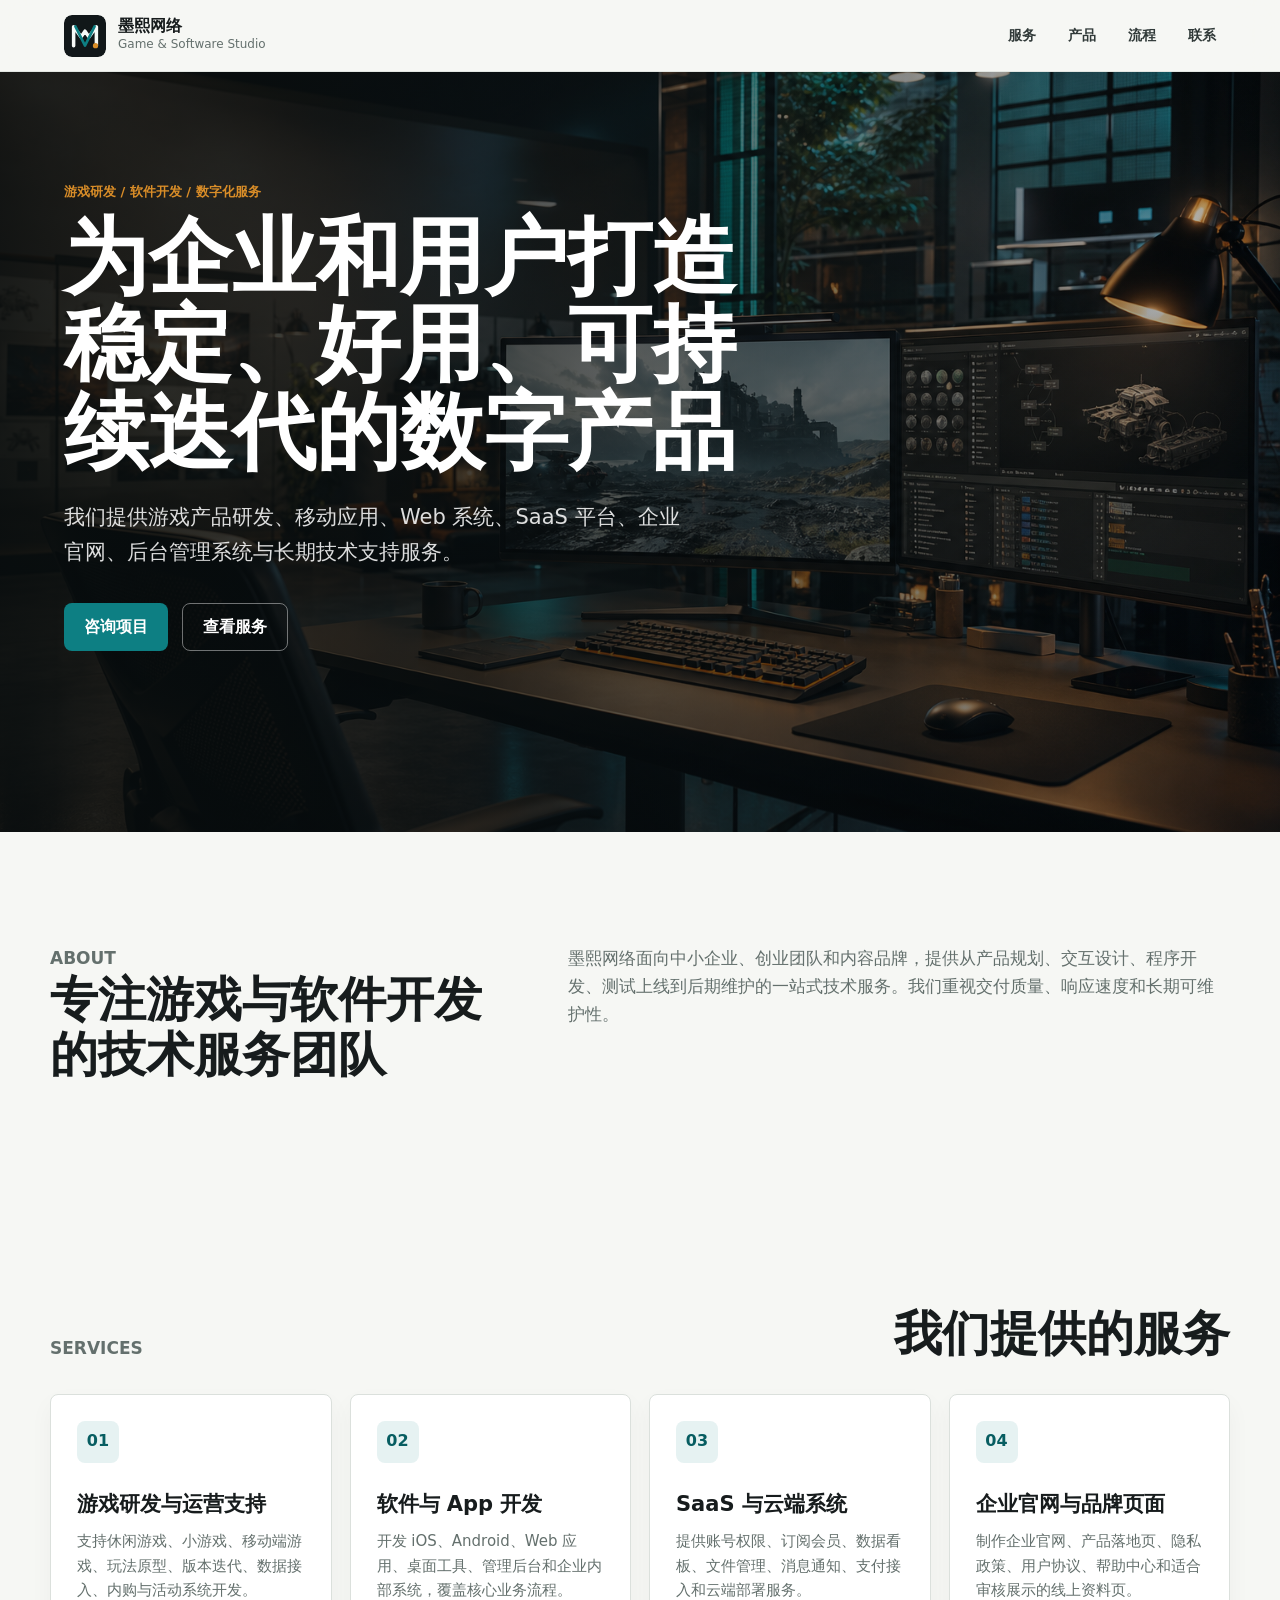
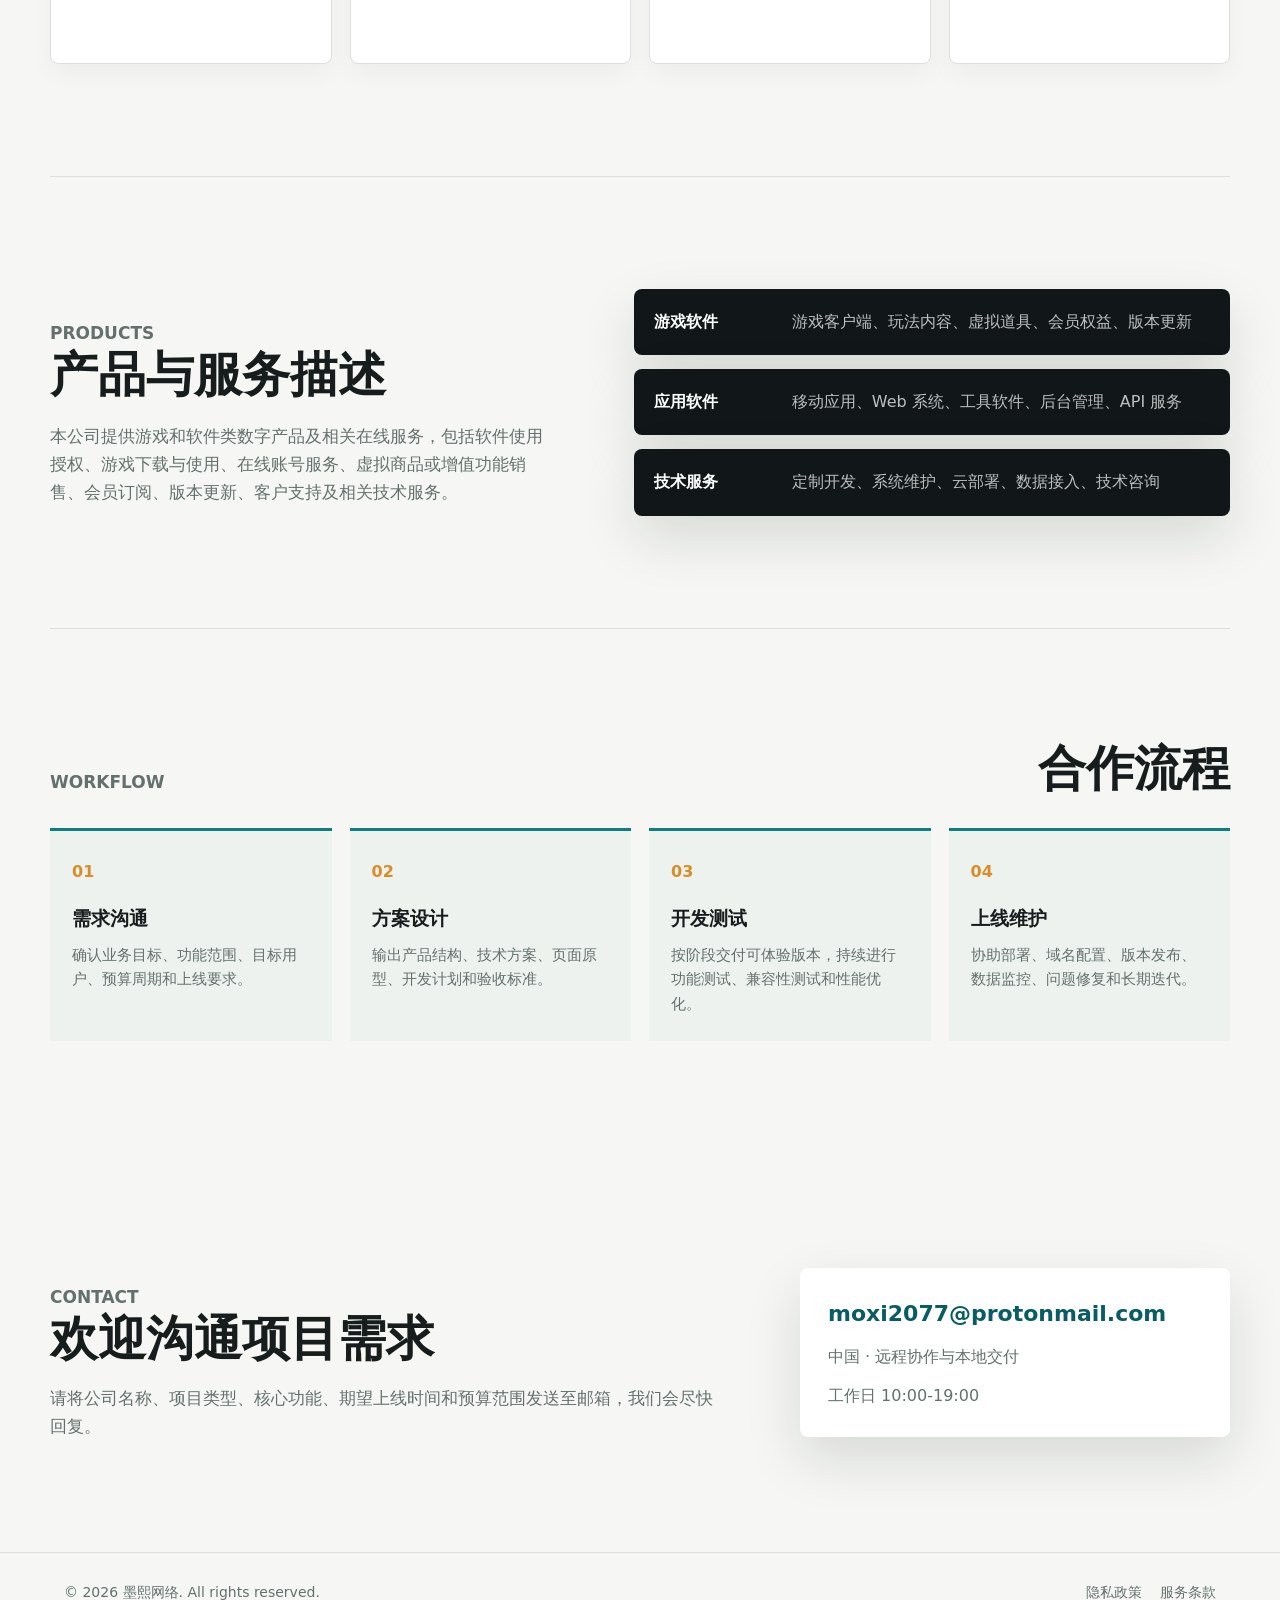
<file: index.html>
<!doctype html>
<html lang="zh-CN">
  <head>
    <meta charset="utf-8" />
    <meta name="viewport" content="width=device-width, initial-scale=1" />
    <title>墨熙网络 | 游戏与软件开发服务</title>
    <meta
      name="description"
      content="墨熙网络提供游戏研发、软件开发、SaaS 系统、移动应用、企业官网与技术咨询服务。"
    />
    <link rel="icon" href="favicon.svg" type="image/svg+xml" />
    <link rel="stylesheet" href="styles.css" />
  </head>
  <body>
    <header class="site-header">
      <a class="brand" href="#top" aria-label="返回首页">
        <img class="brand-mark" src="assets/logo-mark.svg" alt="" aria-hidden="true" />
        <span>
          <strong>墨熙网络</strong>
          <small>Game & Software Studio</small>
        </span>
      </a>

      <nav class="nav" aria-label="主导航">
        <a href="#services">服务</a>
        <a href="#products">产品</a>
        <a href="#process">流程</a>
        <a href="#contact">联系</a>
      </nav>
    </header>

    <main id="top">
      <section class="hero">
        <img
          class="hero-image"
          src="assets/hero-studio.png"
          alt="游戏与软件开发工作室场景"
        />
        <div class="hero-overlay"></div>
        <div class="hero-content">
          <p class="eyebrow">游戏研发 / 软件开发 / 数字化服务</p>
          <h1>为企业和用户打造稳定、好用、可持续迭代的数字产品</h1>
          <p class="hero-copy">
            我们提供游戏产品研发、移动应用、Web 系统、SaaS 平台、企业官网、后台管理系统与长期技术支持服务。
          </p>
          <div class="hero-actions">
            <a class="button button-primary" href="#contact">咨询项目</a>
            <a class="button button-secondary" href="#services">查看服务</a>
          </div>
        </div>
      </section>

      <section class="section intro" aria-labelledby="intro-title">
        <div>
          <p class="section-kicker">About</p>
          <h2 id="intro-title">专注游戏与软件开发的技术服务团队</h2>
        </div>
        <p>
          墨熙网络面向中小企业、创业团队和内容品牌，提供从产品规划、交互设计、程序开发、测试上线到后期维护的一站式技术服务。我们重视交付质量、响应速度和长期可维护性。
        </p>
      </section>

      <section class="section" id="services" aria-labelledby="services-title">
        <div class="section-heading">
          <p class="section-kicker">Services</p>
          <h2 id="services-title">我们提供的服务</h2>
        </div>
        <div class="service-grid">
          <article class="service-card">
            <span class="service-icon">01</span>
            <h3>游戏研发与运营支持</h3>
            <p>支持休闲游戏、小游戏、移动端游戏、玩法原型、版本迭代、数据接入、内购与活动系统开发。</p>
          </article>
          <article class="service-card">
            <span class="service-icon">02</span>
            <h3>软件与 App 开发</h3>
            <p>开发 iOS、Android、Web 应用、桌面工具、管理后台和企业内部系统，覆盖核心业务流程。</p>
          </article>
          <article class="service-card">
            <span class="service-icon">03</span>
            <h3>SaaS 与云端系统</h3>
            <p>提供账号权限、订阅会员、数据看板、文件管理、消息通知、支付接入和云端部署服务。</p>
          </article>
          <article class="service-card">
            <span class="service-icon">04</span>
            <h3>企业官网与品牌页面</h3>
            <p>制作企业官网、产品落地页、隐私政策、用户协议、帮助中心和适合审核展示的线上资料页。</p>
          </article>
        </div>
      </section>

      <section class="section split" id="products" aria-labelledby="products-title">
        <div class="split-copy">
          <p class="section-kicker">Products</p>
          <h2 id="products-title">产品与服务描述</h2>
          <p>
            本公司提供游戏和软件类数字产品及相关在线服务，包括软件使用授权、游戏下载与使用、在线账号服务、虚拟商品或增值功能销售、会员订阅、版本更新、客户支持及相关技术服务。
          </p>
        </div>
        <div class="product-list" aria-label="产品列表">
          <div>
            <strong>游戏软件</strong>
            <span>游戏客户端、玩法内容、虚拟道具、会员权益、版本更新</span>
          </div>
          <div>
            <strong>应用软件</strong>
            <span>移动应用、Web 系统、工具软件、后台管理、API 服务</span>
          </div>
          <div>
            <strong>技术服务</strong>
            <span>定制开发、系统维护、云部署、数据接入、技术咨询</span>
          </div>
        </div>
      </section>

      <section class="section" id="process" aria-labelledby="process-title">
        <div class="section-heading">
          <p class="section-kicker">Workflow</p>
          <h2 id="process-title">合作流程</h2>
        </div>
        <ol class="timeline">
          <li>
            <strong>需求沟通</strong>
            <span>确认业务目标、功能范围、目标用户、预算周期和上线要求。</span>
          </li>
          <li>
            <strong>方案设计</strong>
            <span>输出产品结构、技术方案、页面原型、开发计划和验收标准。</span>
          </li>
          <li>
            <strong>开发测试</strong>
            <span>按阶段交付可体验版本，持续进行功能测试、兼容性测试和性能优化。</span>
          </li>
          <li>
            <strong>上线维护</strong>
            <span>协助部署、域名配置、版本发布、数据监控、问题修复和长期迭代。</span>
          </li>
        </ol>
      </section>

      <section class="section contact" id="contact" aria-labelledby="contact-title">
        <div>
          <p class="section-kicker">Contact</p>
          <h2 id="contact-title">欢迎沟通项目需求</h2>
          <p>
            请将公司名称、项目类型、核心功能、期望上线时间和预算范围发送至邮箱，我们会尽快回复。
          </p>
        </div>
        <div class="contact-panel">
          <a href="mailto:moxi2077@protonmail.com">moxi2077@protonmail.com</a>
          <span>中国 · 远程协作与本地交付</span>
          <span>工作日 10:00-19:00</span>
        </div>
      </section>
    </main>

    <footer class="site-footer">
      <p>© 2026 墨熙网络. All rights reserved.</p>
      <div>
        <a href="privacy.html">隐私政策</a>
        <a href="terms.html">服务条款</a>
      </div>
    </footer>
  </body>
</html>
</file>
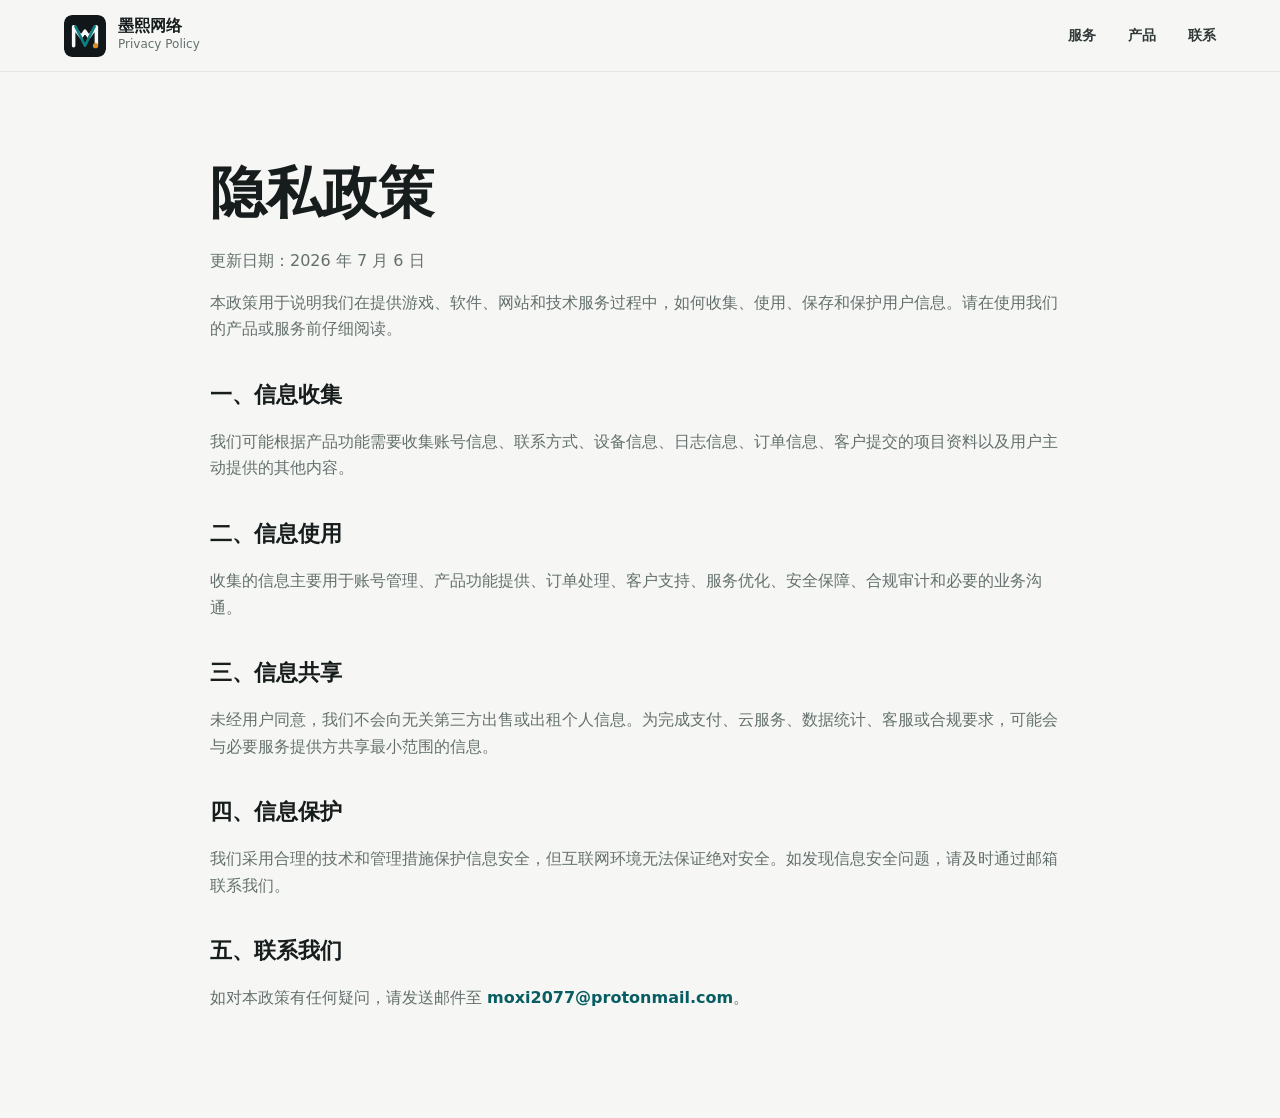
<file: privacy.html>
<!doctype html>
<html lang="zh-CN">
  <head>
    <meta charset="utf-8" />
    <meta name="viewport" content="width=device-width, initial-scale=1" />
    <title>隐私政策 | 墨熙网络</title>
    <meta name="description" content="墨熙网络隐私政策" />
    <link rel="icon" href="favicon.svg" type="image/svg+xml" />
    <link rel="stylesheet" href="styles.css" />
  </head>
  <body class="legal-page">
    <header class="site-header">
      <a class="brand" href="index.html" aria-label="返回首页">
        <img class="brand-mark" src="assets/logo-mark.svg" alt="" aria-hidden="true" />
        <span>
          <strong>墨熙网络</strong>
          <small>Privacy Policy</small>
        </span>
      </a>
      <nav class="nav" aria-label="主导航">
        <a href="index.html#services">服务</a>
        <a href="index.html#products">产品</a>
        <a href="index.html#contact">联系</a>
      </nav>
    </header>

    <main class="legal-main">
      <h1>隐私政策</h1>
      <p>更新日期：2026 年 7 月 6 日</p>
      <p>
        本政策用于说明我们在提供游戏、软件、网站和技术服务过程中，如何收集、使用、保存和保护用户信息。请在使用我们的产品或服务前仔细阅读。
      </p>

      <h2>一、信息收集</h2>
      <p>
        我们可能根据产品功能需要收集账号信息、联系方式、设备信息、日志信息、订单信息、客户提交的项目资料以及用户主动提供的其他内容。
      </p>

      <h2>二、信息使用</h2>
      <p>
        收集的信息主要用于账号管理、产品功能提供、订单处理、客户支持、服务优化、安全保障、合规审计和必要的业务沟通。
      </p>

      <h2>三、信息共享</h2>
      <p>
        未经用户同意，我们不会向无关第三方出售或出租个人信息。为完成支付、云服务、数据统计、客服或合规要求，可能会与必要服务提供方共享最小范围的信息。
      </p>

      <h2>四、信息保护</h2>
      <p>
        我们采用合理的技术和管理措施保护信息安全，但互联网环境无法保证绝对安全。如发现信息安全问题，请及时通过邮箱联系我们。
      </p>

      <h2>五、联系我们</h2>
      <p>
        如对本政策有任何疑问，请发送邮件至
        <a href="mailto:moxi2077@protonmail.com">moxi2077@protonmail.com</a>。
      </p>
    </main>
  </body>
</html>
</file>
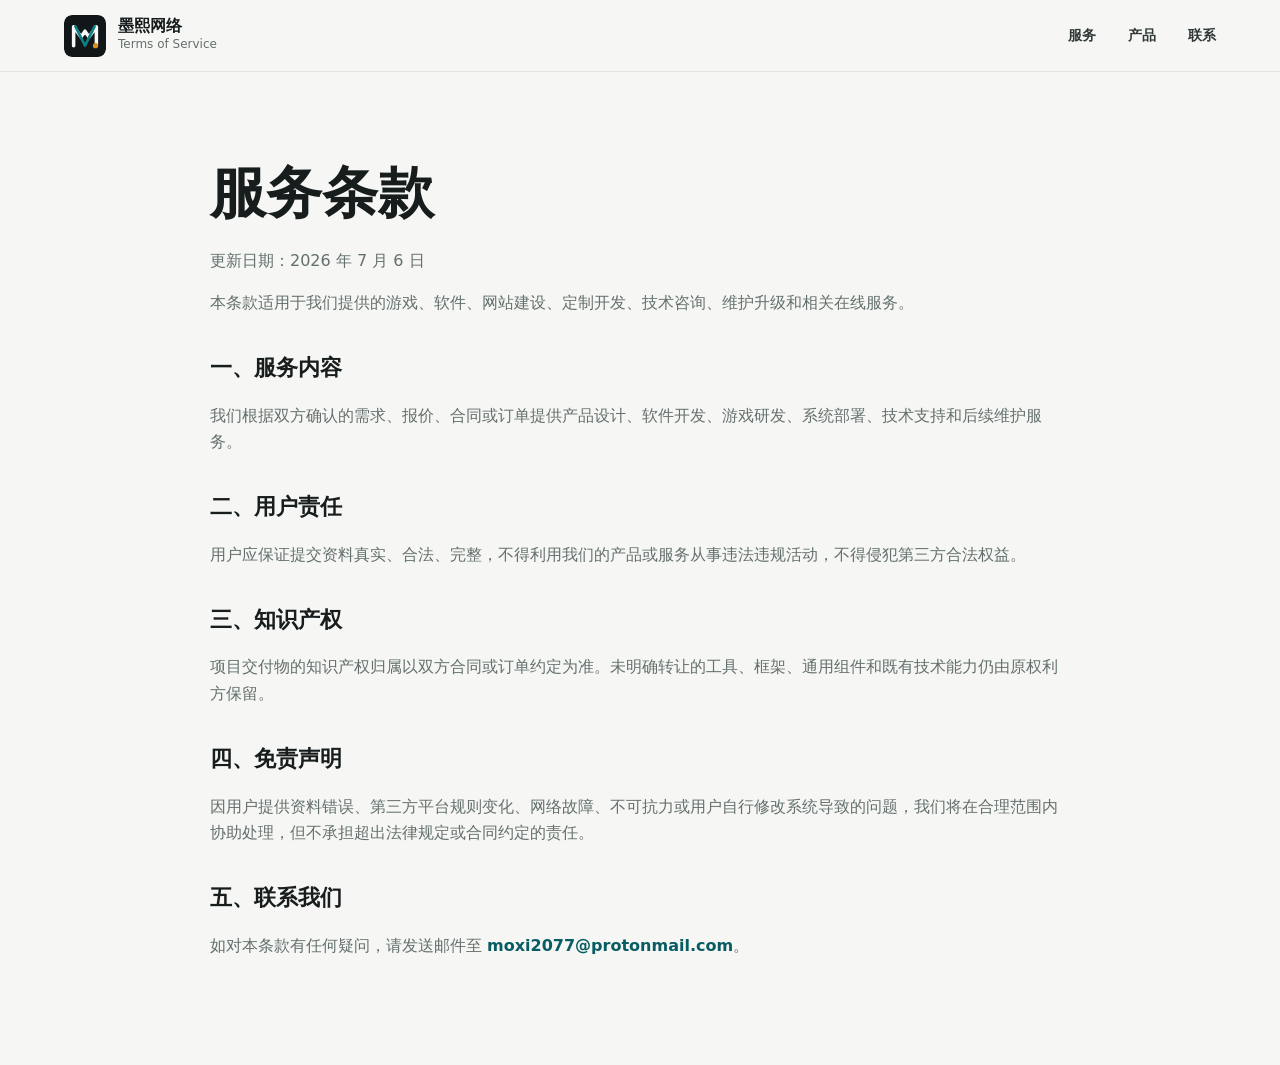
<file: terms.html>
<!doctype html>
<html lang="zh-CN">
  <head>
    <meta charset="utf-8" />
    <meta name="viewport" content="width=device-width, initial-scale=1" />
    <title>服务条款 | 墨熙网络</title>
    <meta name="description" content="墨熙网络服务条款" />
    <link rel="icon" href="favicon.svg" type="image/svg+xml" />
    <link rel="stylesheet" href="styles.css" />
  </head>
  <body class="legal-page">
    <header class="site-header">
      <a class="brand" href="index.html" aria-label="返回首页">
        <img class="brand-mark" src="assets/logo-mark.svg" alt="" aria-hidden="true" />
        <span>
          <strong>墨熙网络</strong>
          <small>Terms of Service</small>
        </span>
      </a>
      <nav class="nav" aria-label="主导航">
        <a href="index.html#services">服务</a>
        <a href="index.html#products">产品</a>
        <a href="index.html#contact">联系</a>
      </nav>
    </header>

    <main class="legal-main">
      <h1>服务条款</h1>
      <p>更新日期：2026 年 7 月 6 日</p>
      <p>
        本条款适用于我们提供的游戏、软件、网站建设、定制开发、技术咨询、维护升级和相关在线服务。
      </p>

      <h2>一、服务内容</h2>
      <p>
        我们根据双方确认的需求、报价、合同或订单提供产品设计、软件开发、游戏研发、系统部署、技术支持和后续维护服务。
      </p>

      <h2>二、用户责任</h2>
      <p>
        用户应保证提交资料真实、合法、完整，不得利用我们的产品或服务从事违法违规活动，不得侵犯第三方合法权益。
      </p>

      <h2>三、知识产权</h2>
      <p>
        项目交付物的知识产权归属以双方合同或订单约定为准。未明确转让的工具、框架、通用组件和既有技术能力仍由原权利方保留。
      </p>

      <h2>四、免责声明</h2>
      <p>
        因用户提供资料错误、第三方平台规则变化、网络故障、不可抗力或用户自行修改系统导致的问题，我们将在合理范围内协助处理，但不承担超出法律规定或合同约定的责任。
      </p>

      <h2>五、联系我们</h2>
      <p>
        如对本条款有任何疑问，请发送邮件至
        <a href="mailto:moxi2077@protonmail.com">moxi2077@protonmail.com</a>。
      </p>
    </main>
  </body>
</html>
</file>
<file: styles.css>
:root {
  --bg: #f6f7f4;
  --ink: #171c1d;
  --muted: #64706d;
  --line: #dbe0dc;
  --panel: #ffffff;
  --teal: #0d7f83;
  --teal-dark: #075d61;
  --amber: #d98d28;
  --charcoal: #111719;
  --shadow: 0 22px 55px rgba(17, 23, 25, 0.13);
}

* {
  box-sizing: border-box;
}

html {
  scroll-behavior: smooth;
}

body {
  margin: 0;
  background: var(--bg);
  color: var(--ink);
  font-family:
    Inter, ui-sans-serif, system-ui, -apple-system, BlinkMacSystemFont, "Segoe UI",
    "PingFang SC", "Microsoft YaHei", sans-serif;
  line-height: 1.65;
}

a {
  color: inherit;
  text-decoration: none;
}

.site-header {
  position: sticky;
  top: 0;
  z-index: 20;
  display: flex;
  align-items: center;
  justify-content: space-between;
  gap: 24px;
  min-height: 72px;
  padding: 14px clamp(20px, 5vw, 72px);
  border-bottom: 1px solid rgba(219, 224, 220, 0.75);
  background: rgba(246, 247, 244, 0.92);
  backdrop-filter: blur(18px);
}

.brand {
  display: inline-flex;
  align-items: center;
  gap: 12px;
  min-width: 210px;
}

.brand-mark {
  width: 42px;
  height: 42px;
  border-radius: 8px;
  flex: 0 0 auto;
  object-fit: contain;
}

.brand strong,
.brand small {
  display: block;
}

.brand strong {
  font-size: 16px;
  line-height: 1.2;
}

.brand small {
  color: var(--muted);
  font-size: 12px;
}

.nav {
  display: flex;
  align-items: center;
  gap: clamp(14px, 3vw, 32px);
  color: #303938;
  font-size: 14px;
  font-weight: 650;
}

.nav a:hover {
  color: var(--teal-dark);
}

.hero {
  position: relative;
  min-height: min(760px, calc(100vh - 72px));
  overflow: hidden;
  display: grid;
  align-items: center;
  padding: clamp(56px, 8vw, 108px) clamp(20px, 5vw, 72px);
  isolation: isolate;
}

.hero-image,
.hero-overlay {
  position: absolute;
  inset: 0;
  width: 100%;
  height: 100%;
}

.hero-image {
  object-fit: cover;
  z-index: -2;
}

.hero-overlay {
  z-index: -1;
  background:
    linear-gradient(90deg, rgba(8, 13, 14, 0.88) 0%, rgba(8, 13, 14, 0.64) 42%, rgba(8, 13, 14, 0.18) 100%),
    linear-gradient(0deg, rgba(8, 13, 14, 0.26), rgba(8, 13, 14, 0.08));
}

.hero-content {
  width: min(690px, 100%);
  color: #ffffff;
  padding-bottom: clamp(24px, 8vh, 84px);
}

.eyebrow,
.section-kicker {
  margin: 0 0 12px;
  color: var(--amber);
  font-size: 13px;
  font-weight: 800;
  letter-spacing: 0;
  text-transform: uppercase;
}

.hero h1 {
  margin: 0;
  max-width: 12em;
  font-size: clamp(42px, 7vw, 84px);
  line-height: 1.04;
  letter-spacing: 0;
}

.hero-copy {
  width: min(620px, 100%);
  margin: 24px 0 0;
  color: rgba(255, 255, 255, 0.86);
  font-size: clamp(17px, 2vw, 21px);
}

.hero-actions {
  display: flex;
  flex-wrap: wrap;
  gap: 14px;
  margin-top: 34px;
}

.button {
  display: inline-flex;
  align-items: center;
  justify-content: center;
  min-height: 48px;
  padding: 0 20px;
  border-radius: 8px;
  font-weight: 800;
}

.button-primary {
  background: var(--teal);
  color: #ffffff;
}

.button-primary:hover {
  background: var(--teal-dark);
}

.button-secondary {
  border: 1px solid rgba(255, 255, 255, 0.42);
  color: #ffffff;
}

.button-secondary:hover {
  background: rgba(255, 255, 255, 0.12);
}

.section {
  width: min(1180px, calc(100% - 40px));
  margin: 0 auto;
  padding: clamp(64px, 9vw, 112px) 0;
}

.intro {
  display: grid;
  grid-template-columns: minmax(220px, 0.8fr) minmax(0, 1.2fr);
  gap: clamp(28px, 6vw, 80px);
  align-items: start;
}

.section h2 {
  margin: 0;
  color: var(--ink);
  font-size: clamp(30px, 4vw, 48px);
  line-height: 1.15;
  letter-spacing: 0;
}

.section p {
  margin: 0;
  color: var(--muted);
  font-size: 17px;
}

.section-heading {
  display: flex;
  align-items: end;
  justify-content: space-between;
  gap: 24px;
  margin-bottom: 32px;
}

.service-grid {
  display: grid;
  grid-template-columns: repeat(4, minmax(0, 1fr));
  gap: 18px;
}

.service-card {
  min-height: 270px;
  padding: 26px;
  border: 1px solid var(--line);
  border-radius: 8px;
  background: var(--panel);
  box-shadow: 0 10px 25px rgba(17, 23, 25, 0.04);
}

.service-icon {
  display: inline-flex;
  align-items: center;
  justify-content: center;
  width: 42px;
  height: 42px;
  border-radius: 8px;
  background: rgba(13, 127, 131, 0.1);
  color: var(--teal-dark);
  font-weight: 850;
}

.service-card h3 {
  margin: 28px 0 12px;
  font-size: 21px;
  line-height: 1.25;
}

.service-card p {
  font-size: 15px;
}

.split {
  display: grid;
  grid-template-columns: minmax(0, 0.92fr) minmax(320px, 1.08fr);
  gap: clamp(28px, 6vw, 76px);
  align-items: center;
  border-top: 1px solid var(--line);
  border-bottom: 1px solid var(--line);
}

.split-copy p {
  margin-top: 20px;
}

.product-list {
  display: grid;
  gap: 14px;
}

.product-list div {
  display: grid;
  grid-template-columns: 120px minmax(0, 1fr);
  gap: 18px;
  align-items: start;
  padding: 20px;
  border-radius: 8px;
  background: var(--charcoal);
  color: #ffffff;
  box-shadow: var(--shadow);
}

.product-list span {
  color: rgba(255, 255, 255, 0.72);
}

.timeline {
  display: grid;
  grid-template-columns: repeat(4, minmax(0, 1fr));
  gap: 18px;
  padding: 0;
  margin: 0;
  list-style: none;
  counter-reset: step;
}

.timeline li {
  position: relative;
  min-height: 180px;
  padding: 28px 22px 24px;
  border-top: 3px solid var(--teal);
  background: #eef2ef;
}

.timeline li::before {
  counter-increment: step;
  content: counter(step, decimal-leading-zero);
  display: block;
  margin-bottom: 18px;
  color: var(--amber);
  font-weight: 850;
}

.timeline strong,
.timeline span {
  display: block;
}

.timeline strong {
  margin-bottom: 8px;
  font-size: 19px;
}

.timeline span {
  color: var(--muted);
  font-size: 15px;
}

.contact {
  display: grid;
  grid-template-columns: minmax(0, 1fr) minmax(300px, 430px);
  gap: clamp(28px, 6vw, 72px);
  align-items: center;
}

.contact p {
  margin-top: 18px;
}

.contact-panel {
  display: grid;
  gap: 12px;
  padding: 28px;
  border-radius: 8px;
  background: var(--panel);
  box-shadow: var(--shadow);
}

.contact-panel a {
  color: var(--teal-dark);
  font-size: 22px;
  font-weight: 850;
  overflow-wrap: anywhere;
}

.contact-panel span {
  color: var(--muted);
}

.site-footer {
  display: flex;
  justify-content: space-between;
  gap: 20px;
  padding: 28px clamp(20px, 5vw, 72px);
  border-top: 1px solid var(--line);
  color: var(--muted);
  font-size: 14px;
}

.site-footer p {
  margin: 0;
}

.site-footer div {
  display: flex;
  gap: 18px;
}

.legal-page {
  min-height: 100vh;
  background: var(--bg);
}

.legal-main {
  width: min(860px, calc(100% - 40px));
  margin: 0 auto;
  padding: clamp(48px, 8vw, 90px) 0;
}

.legal-main h1 {
  margin: 0 0 24px;
  font-size: clamp(34px, 5vw, 56px);
  line-height: 1.1;
}

.legal-main h2 {
  margin: 34px 0 10px;
  font-size: 22px;
}

.legal-main p,
.legal-main li {
  color: var(--muted);
}

.legal-main a {
  color: var(--teal-dark);
  font-weight: 750;
}

@media (max-width: 940px) {
  .site-header {
    position: static;
    align-items: flex-start;
    flex-direction: column;
  }

  .nav {
    width: 100%;
    justify-content: space-between;
  }

  .hero {
    min-height: 720px;
  }

  .intro,
  .split,
  .contact {
    grid-template-columns: 1fr;
  }

  .service-grid,
  .timeline {
    grid-template-columns: repeat(2, minmax(0, 1fr));
  }
}

@media (max-width: 640px) {
  .site-header {
    min-height: 0;
    padding: 14px 20px;
  }

  .brand {
    min-width: 0;
  }

  .nav {
    flex-wrap: wrap;
    justify-content: flex-start;
  }

  .hero {
    min-height: 680px;
    padding: 54px 20px;
  }

  .hero-overlay {
    background:
      linear-gradient(180deg, rgba(8, 13, 14, 0.92) 0%, rgba(8, 13, 14, 0.78) 58%, rgba(8, 13, 14, 0.42) 100%);
  }

  .hero h1 {
    font-size: 40px;
  }

  .hero-actions,
  .site-footer {
    flex-direction: column;
    align-items: stretch;
  }

  .button {
    width: 100%;
  }

  .service-grid,
  .timeline {
    grid-template-columns: 1fr;
  }

  .service-card,
  .timeline li {
    min-height: 0;
  }

  .product-list div {
    grid-template-columns: 1fr;
    gap: 8px;
  }
}
</file>
